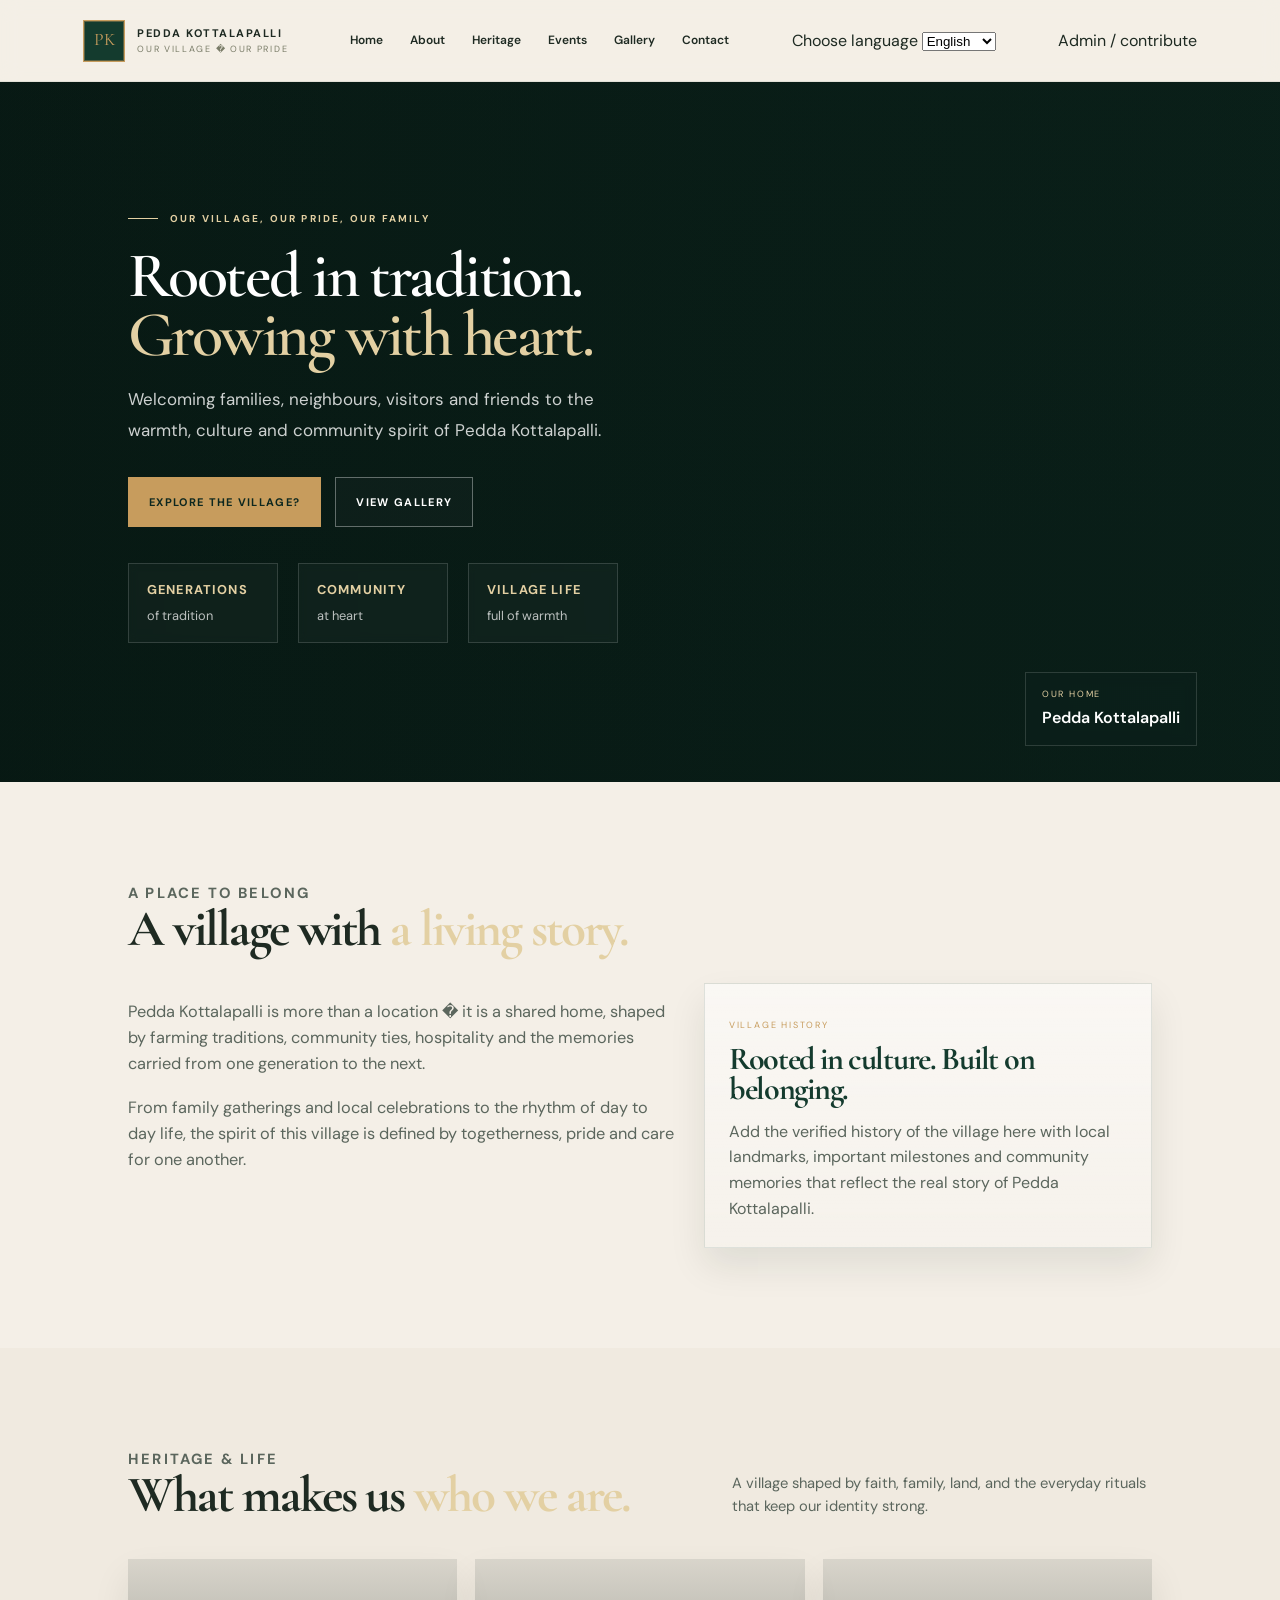
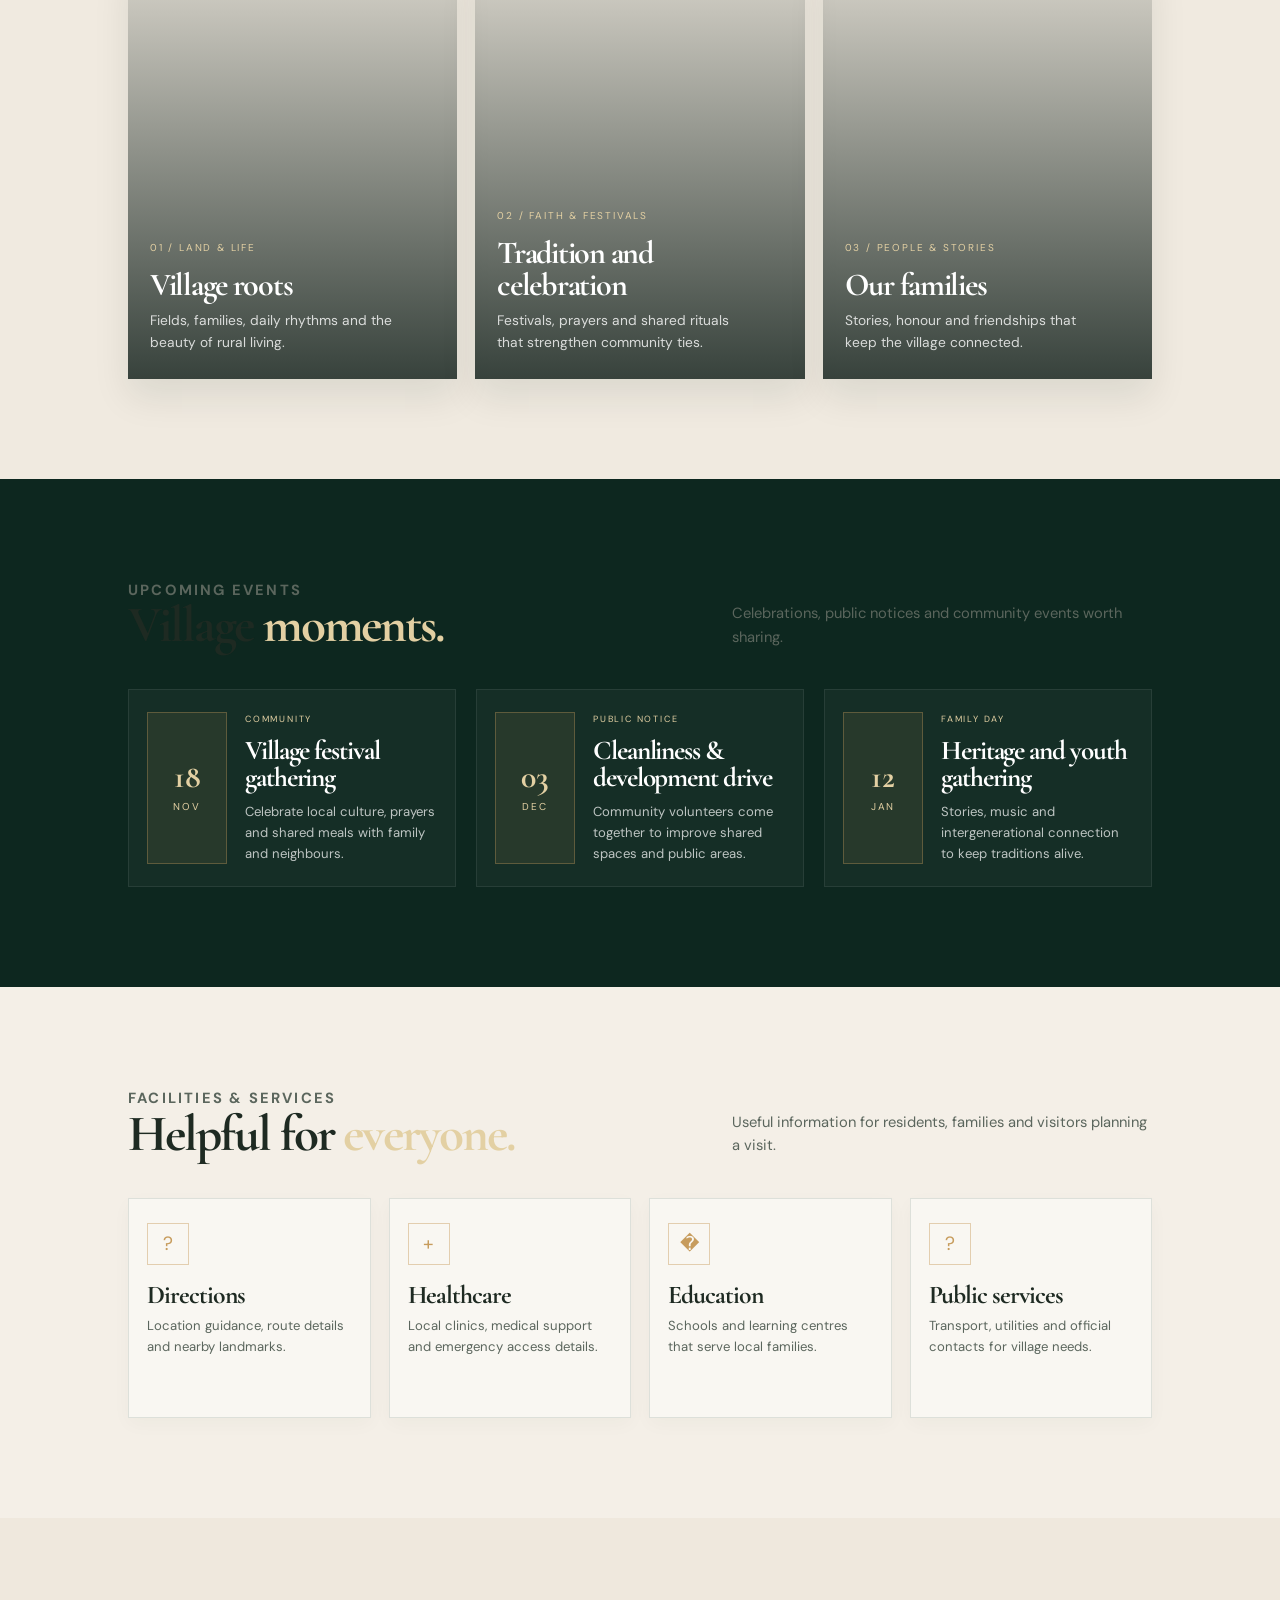
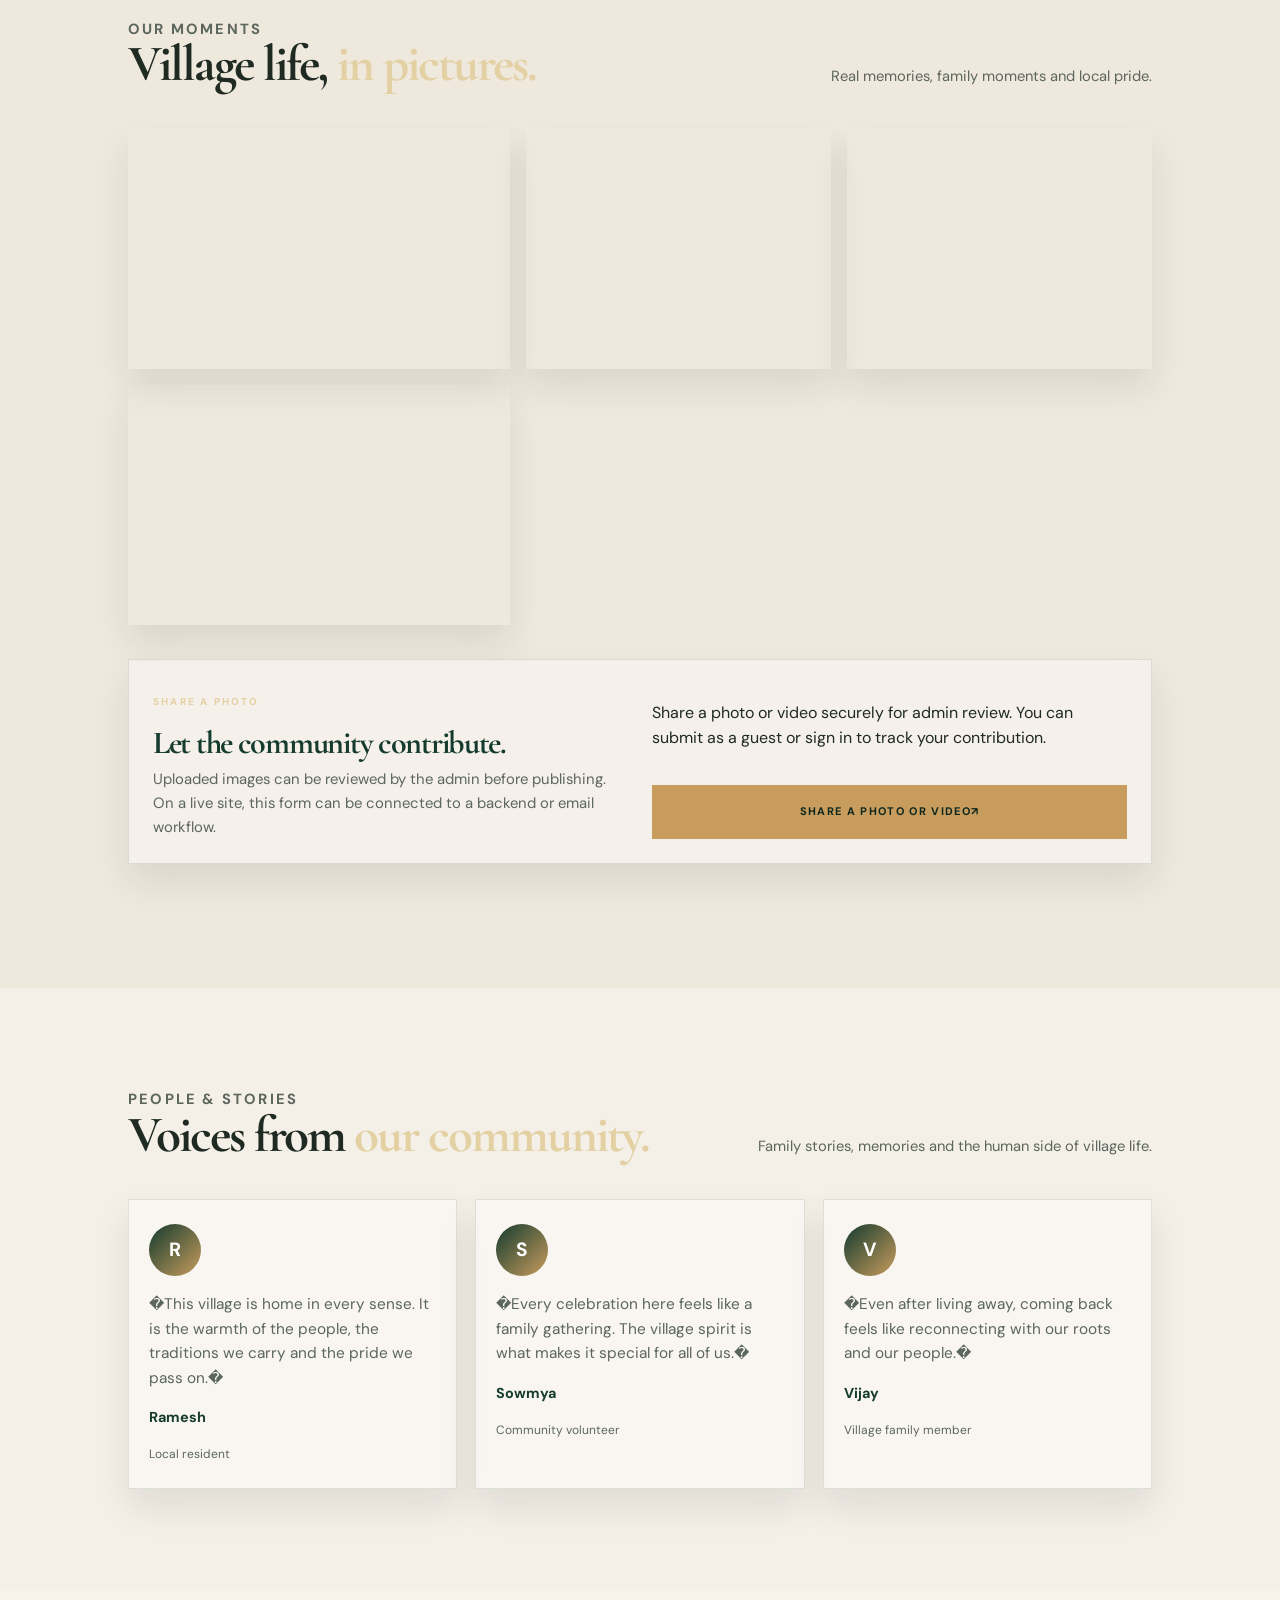
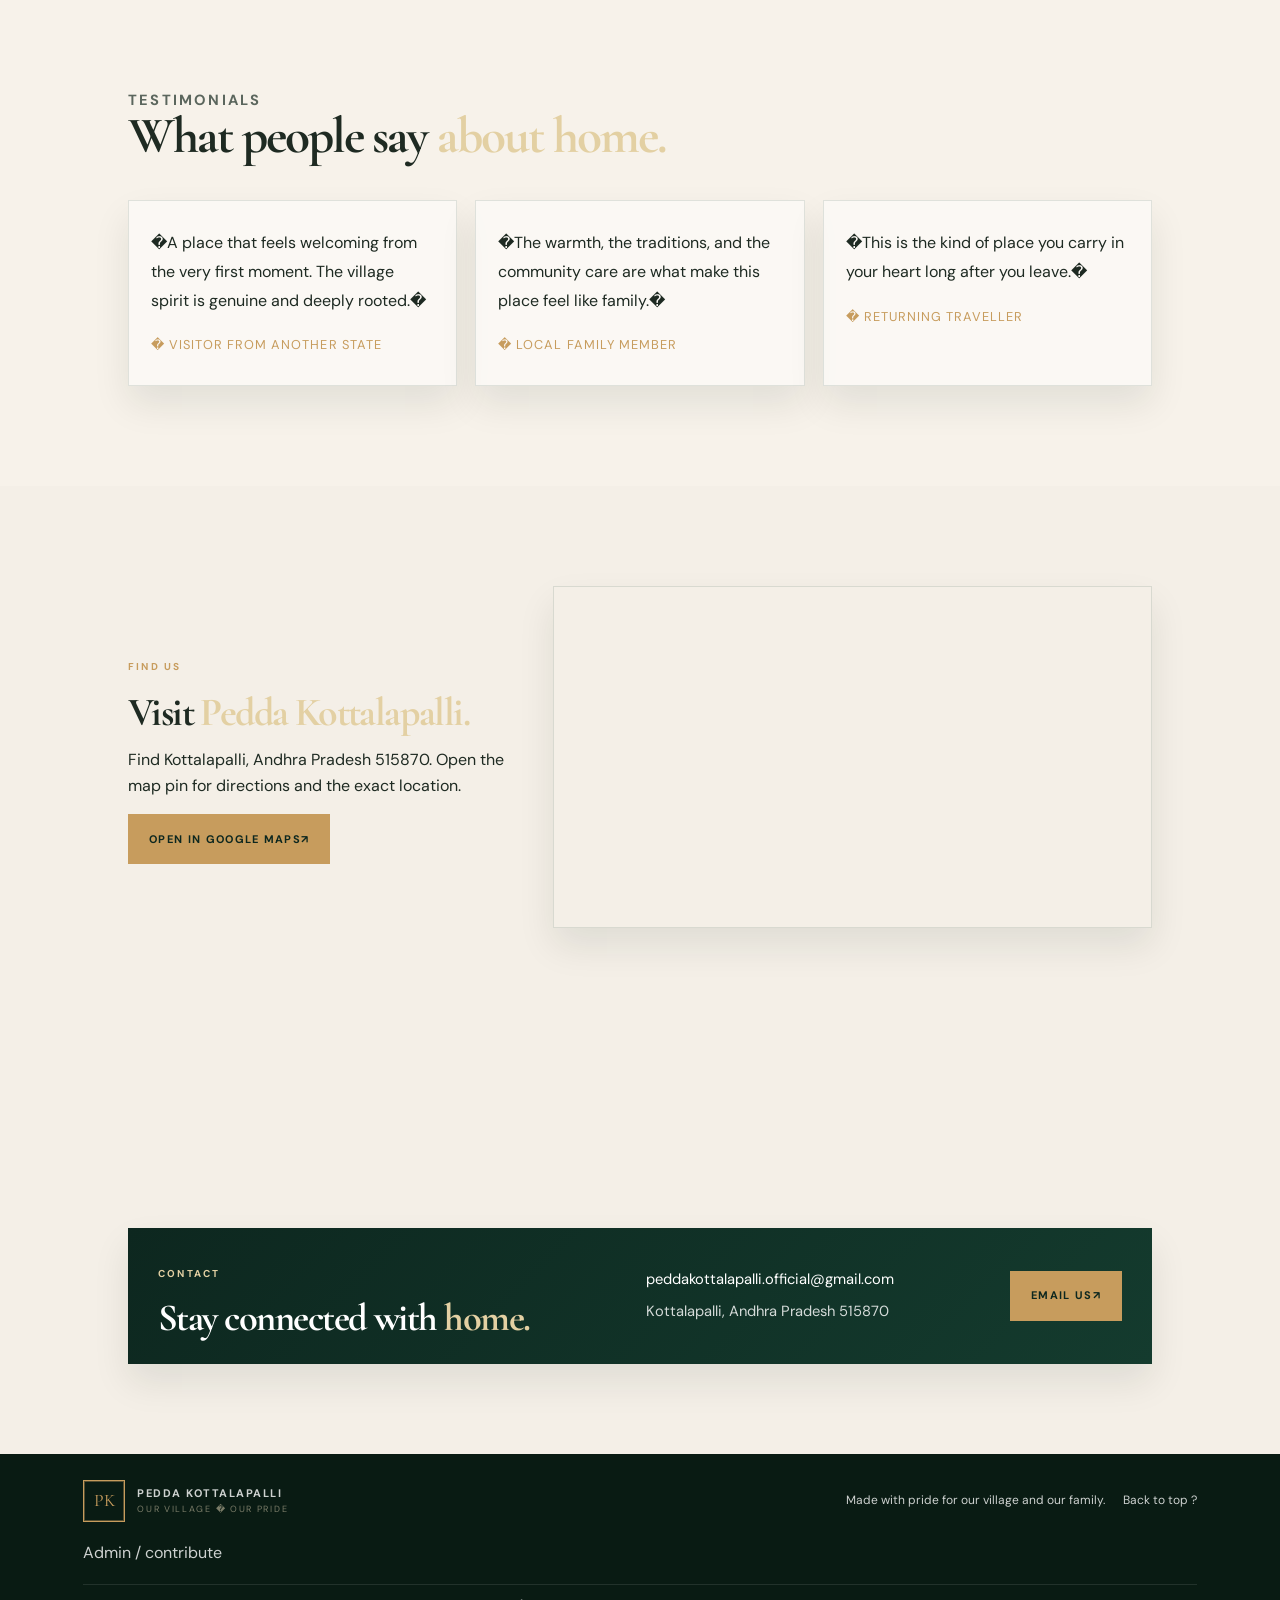
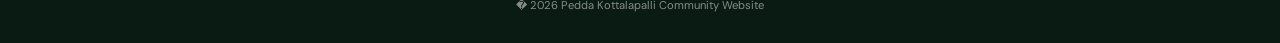
<file: index.html>
<!doctype html>
<html lang="en">
  <head>
    <meta charset="UTF-8" />
    <meta name="viewport" content="width=device-width, initial-scale=1.0" />
    <meta
      name="description"
      content="Pedda Kottalapalli � a warm, premium village community landing page celebrating heritage, people, events, and local life."
    />
    <meta name="theme-color" content="#143b2e" />
    <title>Pedda Kottalapalli | Our Village, Our Pride, Our Family</title>
    <link rel="preconnect" href="https://fonts.googleapis.com" />
    <link rel="preconnect" href="https://fonts.gstatic.com" crossorigin />
    <link
      href="https://fonts.googleapis.com/css2?family=DM+Sans:wght@400;500;600;700&family=Cormorant+Garamond:wght@500;600;700&display=swap"
      rel="stylesheet"
    />
    <link rel="stylesheet" href="style.css" />
  </head>
  <body>
    <a class="skip-link" href="#main-content">Skip to main content</a>

    <header class="site-header">
      <a class="brand" href="#home" aria-label="Pedda Kottalapalli home">
        <span class="brand-mark">PK</span>
        <span class="brand-copy">
          <strong>PEDDA KOTTALAPALLI</strong>
          <small>OUR VILLAGE � OUR PRIDE</small>
        </span>
      </a>

      <button
        class="menu-toggle"
        type="button"
        aria-label="Open navigation"
        aria-expanded="false"
        aria-controls="primary-nav"
      >
        ?
      </button>

      <nav class="nav-links" id="primary-nav" aria-label="Main navigation">
        <a href="#home">Home</a>
        <a href="#about">About</a>
        <a href="#heritage">Heritage</a>
        <a href="#events">Events</a>
        <a href="#gallery">Gallery</a>
        <a href="#contact">Contact</a>
      </nav>

      <label class="language-picker">
        <span class="visually-hidden">Choose language</span>
        <select id="language-select" aria-label="Choose language">
          <option value="en">English</option>
          <option value="te">తెలుగు</option>
          <option value="kn">ಕನ್ನಡ</option>
          <option value="hi">हिन्दी</option>
        </select>
      </label>
      <a class="dashboard-entry" href="admin.html">Admin / contribute</a>
    </header>

    <main id="main-content">
      <section class="hero" id="home">
        <div class="hero-image" role="img" aria-label="Village landscape"></div>
        <div class="hero-overlay"></div>

        <div class="hero-content reveal">
          <p class="eyebrow"><span></span>OUR VILLAGE, OUR PRIDE, OUR FAMILY</p>
          <h1>
            Rooted in tradition.<br />
            <em>Growing with heart.</em>
          </h1>
          <p class="hero-description">
            Welcoming families, neighbours, visitors and friends to the warmth,
            culture and community spirit of Pedda Kottalapalli.
          </p>

          <div class="hero-actions">
            <a class="button button-gold" href="#about"
              >Explore the village <span>?</span></a
            >
            <a class="button button-outline" href="#gallery">View gallery</a>
          </div>

          <div class="hero-metrics" aria-label="Village highlights">
            <div>
              <strong>Generations</strong>
              <span>of tradition</span>
            </div>
            <div>
              <strong>Community</strong>
              <span>at heart</span>
            </div>
            <div>
              <strong>Village life</strong>
              <span>full of warmth</span>
            </div>
          </div>
        </div>

        <div class="hero-badge reveal">
          <span class="badge-label">Our home</span>
          <span class="badge-value">Pedda Kottalapalli</span>
        </div>
      </section>

      <section class="section-wrap intro" id="about">
        <div class="section-heading compact">
          <div>
            <p class="section-label">A PLACE TO BELONG</p>
            <h2>A village with <em>a living story.</em></h2>
          </div>
        </div>

        <div class="intro-grid">
          <div class="intro-copy reveal">
            <p>
              Pedda Kottalapalli is more than a location � it is a shared home,
              shaped by farming traditions, community ties, hospitality and the
              memories carried from one generation to the next.
            </p>
            <p>
              From family gatherings and local celebrations to the rhythm of day
              to day life, the spirit of this village is defined by
              togetherness, pride and care for one another.
            </p>
          </div>

          <div class="story-box reveal">
            <span class="story-tag">Village history</span>
            <h3>Rooted in culture. Built on belonging.</h3>
            <p>
              Add the verified history of the village here with local landmarks,
              important milestones and community memories that reflect the real
              story of Pedda Kottalapalli.
            </p>
          </div>
        </div>
      </section>

      <section class="section-wrap heritage" id="heritage">
        <div class="section-heading">
          <div>
            <p class="section-label">HERITAGE & LIFE</p>
            <h2>What makes us <em>who we are.</em></h2>
          </div>
          <p>
            A village shaped by faith, family, land, and the everyday rituals
            that keep our identity strong.
          </p>
        </div>

        <div class="feature-grid">
          <article class="feature-card reveal">
            <div
              class="feature-photo photo-fields"
              role="img"
              aria-label="Agricultural fields"
            ></div>
            <div class="feature-content">
              <span>01 / LAND & LIFE</span>
              <h3>Village roots</h3>
              <p>
                Fields, families, daily rhythms and the beauty of rural living.
              </p>
            </div>
          </article>

          <article class="feature-card reveal">
            <div
              class="feature-photo photo-temple"
              role="img"
              aria-label="Temple and culture"
            ></div>
            <div class="feature-content">
              <span>02 / FAITH & FESTIVALS</span>
              <h3>Tradition and celebration</h3>
              <p>
                Festivals, prayers and shared rituals that strengthen community
                ties.
              </p>
            </div>
          </article>

          <article class="feature-card reveal">
            <div
              class="feature-photo photo-community"
              role="img"
              aria-label="Community gathering"
            ></div>
            <div class="feature-content">
              <span>03 / PEOPLE & STORIES</span>
              <h3>Our families</h3>
              <p>
                Stories, honour and friendships that keep the village connected.
              </p>
            </div>
          </article>
        </div>
      </section>

      <section class="section-wrap updates" id="events">
        <div class="section-heading">
          <div>
            <p class="section-label">UPCOMING EVENTS</p>
            <h2>Village <em>moments.</em></h2>
          </div>
          <p>
            Celebrations, public notices and community events worth sharing.
          </p>
        </div>

        <div class="event-grid">
          <article class="event-card reveal">
            <div class="event-date">
              <strong>18</strong>
              <span>Nov</span>
            </div>
            <div class="event-copy">
              <span class="event-tag">Community</span>
              <h3>Village festival gathering</h3>
              <p>
                Celebrate local culture, prayers and shared meals with family
                and neighbours.
              </p>
            </div>
          </article>

          <article class="event-card reveal">
            <div class="event-date">
              <strong>03</strong>
              <span>Dec</span>
            </div>
            <div class="event-copy">
              <span class="event-tag">Public notice</span>
              <h3>Cleanliness & development drive</h3>
              <p>
                Community volunteers come together to improve shared spaces and
                public areas.
              </p>
            </div>
          </article>

          <article class="event-card reveal">
            <div class="event-date">
              <strong>12</strong>
              <span>Jan</span>
            </div>
            <div class="event-copy">
              <span class="event-tag">Family day</span>
              <h3>Heritage and youth gathering</h3>
              <p>
                Stories, music and intergenerational connection to keep
                traditions alive.
              </p>
            </div>
          </article>
        </div>
      </section>

      <section class="section-wrap facilities" id="facilities">
        <div class="section-heading">
          <div>
            <p class="section-label">FACILITIES & SERVICES</p>
            <h2>Helpful for <em>everyone.</em></h2>
          </div>
          <p>
            Useful information for residents, families and visitors planning a
            visit.
          </p>
        </div>

        <div class="info-grid">
          <article class="info-card reveal">
            <span class="info-icon">?</span>
            <h3>Directions</h3>
            <p>Location guidance, route details and nearby landmarks.</p>
          </article>
          <article class="info-card reveal">
            <span class="info-icon">+</span>
            <h3>Healthcare</h3>
            <p>Local clinics, medical support and emergency access details.</p>
          </article>
          <article class="info-card reveal">
            <span class="info-icon">�</span>
            <h3>Education</h3>
            <p>Schools and learning centres that serve local families.</p>
          </article>
          <article class="info-card reveal">
            <span class="info-icon">?</span>
            <h3>Public services</h3>
            <p>Transport, utilities and official contacts for village needs.</p>
          </article>
        </div>
      </section>

      <section class="section-wrap gallery-wrap" id="gallery">
        <div class="section-heading">
          <div>
            <p class="section-label">OUR MOMENTS</p>
            <h2>Village life, <em>in pictures.</em></h2>
          </div>
          <p>Real memories, family moments and local pride.</p>
        </div>

        <div class="gallery-grid reveal">
          <div
            class="gallery-image gallery-one"
            role="img"
            aria-label="Village fields"
          ></div>
          <div
            class="gallery-image gallery-two"
            role="img"
            aria-label="Temple setting"
          ></div>
          <div
            class="gallery-image gallery-three"
            role="img"
            aria-label="Road and village scene"
          ></div>
          <div
            class="gallery-image gallery-four"
            role="img"
            aria-label="Community gathering"
          ></div>
        </div>

        <div class="upload-box reveal">
          <div class="upload-copy">
            <p class="section-label light">SHARE A PHOTO</p>
            <h3>Let the community contribute.</h3>
            <p>
              Uploaded images can be reviewed by the admin before publishing. On
              a live site, this form can be connected to a backend or email
              workflow.
            </p>
          </div>

          <div class="photo-form">
            <p>
              Share a photo or video securely for admin review. You can submit
              as a guest or sign in to track your contribution.
            </p>
            <a class="button button-gold" href="admin.html#contribution-manager"
              >Share a photo or video <span>↗</span></a
            >
          </div>
        </div>

        <div
          class="gallery-uploaded"
          id="uploaded-gallery"
          aria-live="polite"
        ></div>
      </section>

      <section class="section-wrap stories" id="stories">
        <div class="section-heading">
          <div>
            <p class="section-label">PEOPLE & STORIES</p>
            <h2>Voices from <em>our community.</em></h2>
          </div>
          <p>Family stories, memories and the human side of village life.</p>
        </div>

        <div class="story-grid">
          <article class="story-card reveal">
            <div class="story-avatar">R</div>
            <p>
              �This village is home in every sense. It is the warmth of the
              people, the traditions we carry and the pride we pass on.�
            </p>
            <strong>Ramesh</strong>
            <span>Local resident</span>
          </article>

          <article class="story-card reveal">
            <div class="story-avatar">S</div>
            <p>
              �Every celebration here feels like a family gathering. The village
              spirit is what makes it special for all of us.�
            </p>
            <strong>Sowmya</strong>
            <span>Community volunteer</span>
          </article>

          <article class="story-card reveal">
            <div class="story-avatar">V</div>
            <p>
              �Even after living away, coming back feels like reconnecting with
              our roots and our people.�
            </p>
            <strong>Vijay</strong>
            <span>Village family member</span>
          </article>
        </div>
      </section>

      <section class="section-wrap testimonials">
        <div class="section-heading">
          <div>
            <p class="section-label">TESTIMONIALS</p>
            <h2>What people say <em>about home.</em></h2>
          </div>
        </div>

        <div class="testimonial-grid">
          <blockquote class="testimonial reveal">
            �A place that feels welcoming from the very first moment. The
            village spirit is genuine and deeply rooted.�
            <footer>� Visitor from another state</footer>
          </blockquote>

          <blockquote class="testimonial reveal">
            �The warmth, the traditions, and the community care are what make
            this place feel like family.�
            <footer>� Local family member</footer>
          </blockquote>

          <blockquote class="testimonial reveal">
            �This is the kind of place you carry in your heart long after you
            leave.�
            <footer>� Returning traveller</footer>
          </blockquote>
        </div>
      </section>

      <section class="map-section section-wrap" id="map">
        <div class="map-copy reveal">
          <p class="section-label">FIND US</p>
          <h2>Visit <em>Pedda Kottalapalli.</em></h2>
          <p>
            Find Kottalapalli, Andhra Pradesh 515870. Open the map pin for
            directions and the exact location.
          </p>
          <a
            class="button button-gold map-link"
            href="https://maps.app.goo.gl/sGxX38KEQyVq2GCV8"
            target="_blank"
            rel="noopener noreferrer"
            >Open in Google Maps <span>↗</span></a
          >
        </div>

        <div class="map-frame reveal">
          <iframe
            title="Map showing Kottalapalli, Andhra Pradesh"
            src="https://www.google.com/maps?q=15.0150323,77.2191364&z=14&output=embed"
            loading="lazy"
            referrerpolicy="no-referrer-when-downgrade"
          ></iframe>
        </div>
      </section>

      <section
        class="community-content section-wrap"
        id="community-content"
        aria-label="Community contributed sections"
      ></section>

      <section class="contact-band" id="contact">
        <div class="contact-inner reveal">
          <div>
            <p class="section-label light">CONTACT</p>
            <h2>Stay connected with <em>home.</em></h2>
          </div>

          <div class="contact-details">
            <a href="mailto:peddakottalapalli.official@gmail.com"
              >peddakottalapalli.official@gmail.com</a
            >
            <span>Kottalapalli, Andhra Pradesh 515870</span>
          </div>

          <a
            class="button button-gold"
            href="mailto:peddakottalapalli.official@gmail.com"
            >Email us <span>↗</span></a
          >
        </div>
      </section>
    </main>

    <footer class="site-footer">
      <a
        class="brand footer-brand"
        href="#home"
        aria-label="Pedda Kottalapalli home"
      >
        <span class="brand-mark">PK</span>
        <span class="brand-copy">
          <strong>PEDDA KOTTALAPALLI</strong>
          <small>OUR VILLAGE � OUR PRIDE</small>
        </span>
      </a>

      <p>Made with pride for our village and our family.</p>

      <a class="back-top" href="#home">Back to top ?</a>
      <a class="dashboard-entry footer-dashboard" href="admin.html"
        >Admin / contribute</a
      >

      <small class="copyright"
        >� <span id="year"></span> Pedda Kottalapalli Community Website</small
      >
    </footer>

    <script src="script.js"></script>
    <script type="module" src="site-cms.js"></script>
  </body>
</html>
</file>
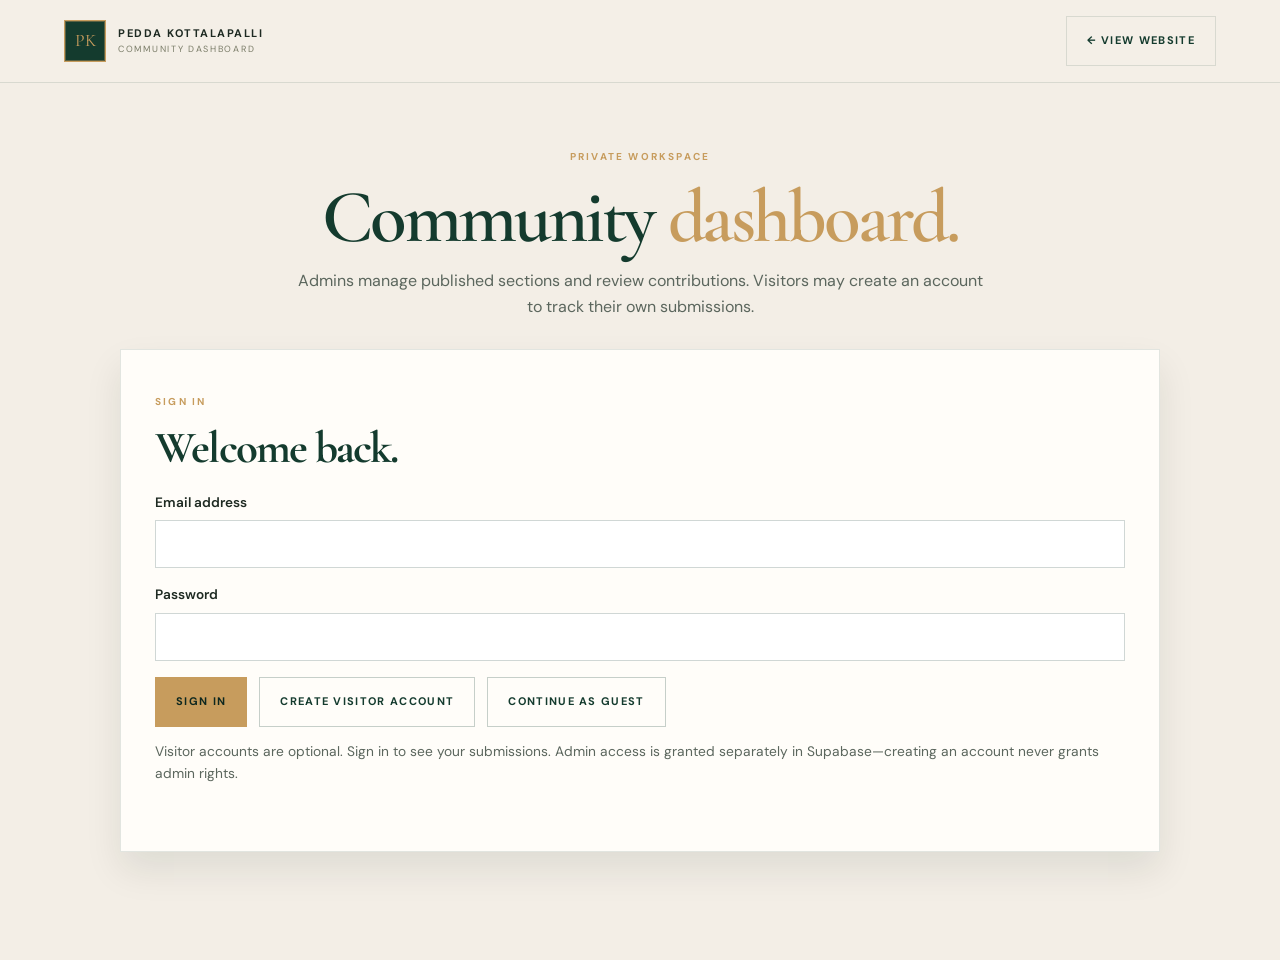
<file: admin.html>
<!doctype html>
<html lang="en">
  <head>
    <meta charset="UTF-8" />
    <meta name="viewport" content="width=device-width, initial-scale=1.0" />
    <meta name="theme-color" content="#143b2e" />
    <title>Community dashboard | Pedda Kottalapalli</title>
    <link rel="preconnect" href="https://fonts.googleapis.com" />
    <link rel="preconnect" href="https://fonts.gstatic.com" crossorigin />
    <link
      href="https://fonts.googleapis.com/css2?family=DM+Sans:wght@400;500;600;700&family=Cormorant+Garamond:wght@500;600;700&display=swap"
      rel="stylesheet"
    />
    <link rel="stylesheet" href="style.css" />
    <link rel="stylesheet" href="admin.css" />
  </head>
  <body class="dashboard-page">
    <header class="dashboard-header">
      <a class="brand" href="index.html">
        <span class="brand-mark">PK</span>
        <span class="brand-copy"
          ><strong>PEDDA KOTTALAPALLI</strong
          ><small>COMMUNITY DASHBOARD</small></span
        >
      </a>
      <a class="button button-outline dashboard-back" href="index.html"
        >← View website</a
      >
    </header>

    <main class="dashboard-main">
      <section class="dashboard-intro">
        <p class="section-label">PRIVATE WORKSPACE</p>
        <h1>Community <em>dashboard.</em></h1>
        <p>
          Admins manage published sections and review contributions. Visitors
          may create an account to track their own submissions.
        </p>
      </section>

      <section class="dashboard-card" id="auth-card">
        <div class="dashboard-card-heading">
          <div>
            <p class="section-label">SIGN IN</p>
            <h2>Welcome back.</h2>
          </div>
        </div>
        <p id="setup-notice" class="notice" hidden>
          Connect your Supabase project first. Follow the setup steps in
          README.txt.
        </p>
        <form id="auth-form" class="dashboard-form">
          <label
            >Email address<input
              id="auth-email"
              type="email"
              autocomplete="email"
              required
          /></label>
          <label
            >Password<input
              id="auth-password"
              type="password"
              autocomplete="current-password"
              minlength="8"
              required
          /></label>
          <div class="form-actions">
            <button
              class="button button-gold"
              type="submit"
              name="auth-action"
              value="signin"
            >
              Sign in
            </button>
            <button
              class="button button-outline dark-outline"
              type="button"
              id="signup-button"
            >
              Create visitor account
            </button>
            <button
              class="button button-outline dark-outline"
              type="button"
              id="guest-button"
            >
              Continue as guest
            </button>
          </div>
        </form>
        <p class="form-hint">
          Visitor accounts are optional. Sign in to see your submissions. Admin
          access is granted separately in Supabase—creating an account never
          grants admin rights.
        </p>
        <p
          id="auth-message"
          class="status-message"
          role="status"
          aria-live="polite"
        ></p>
      </section>

      <section id="workspace" hidden>
        <div class="workspace-top dashboard-card">
          <div>
            <p class="section-label">SIGNED IN</p>
            <h2 id="user-label"></h2>
            <p id="role-label" class="form-hint"></p>
          </div>
          <button
            class="button button-outline dark-outline"
            id="signout-button"
            type="button"
          >
            Sign out
          </button>
        </div>

        <section class="dashboard-card" id="section-manager" hidden>
          <div class="dashboard-card-heading">
            <div>
              <p class="section-label">ADMIN · PAGE BUILDER</p>
              <h2>Manage site sections.</h2>
            </div>
            <button
              class="add-section-button"
              id="add-section-button"
              type="button"
              aria-label="Add section"
            >
              ＋
            </button>
          </div>
          <p class="form-hint">
            Choose a layout, fill in the fields, and publish. The section
            appears on the home page. Use an image URL or upload a photo/video
            file.
          </p>
          <div id="section-list" class="section-list"></div>
          <form id="section-form" class="dashboard-form section-editor" hidden>
            <input id="section-id" type="hidden" />
            <label
              >Where should this appear?
              <select id="section-target">
                <option value="">Add a new section</option>
                <option value="home">Replace the home / hero section</option>
                <option value="about">Replace the About section</option>
                <option value="heritage">Replace the Heritage section</option>
                <option value="events">Replace the Events section</option>
                <option value="facilities">
                  Replace the Facilities section
                </option>
                <option value="gallery">Replace the Gallery section</option>
                <option value="stories">Replace the Stories section</option>
                <option value="testimonials">
                  Replace the Testimonials section
                </option>
                <option value="map">Replace the Map section</option>
                <option value="contact">Replace the Contact section</option>
              </select>
            </label>
            <label
              >Section type
              <select id="section-type" required>
                <option value="story">Story / about</option>
                <option value="event">Event / announcement</option>
                <option value="image">Photo feature</option>
                <option value="video">Video feature</option>
                <option value="notice">Notice / information</option>
              </select>
            </label>
            <label
              >Heading<input
                id="section-title"
                maxlength="100"
                required
                placeholder="e.g. Annual village festival"
            /></label>
            <label
              >Short label<input
                id="section-kicker"
                maxlength="60"
                placeholder="Optional small heading"
            /></label>
            <label
              >Text<textarea
                id="section-body"
                rows="4"
                maxlength="2000"
                placeholder="Write the section content"
              ></textarea>
            </label>
            <label
              >Button label (optional)<input
                id="section-button"
                maxlength="40"
                placeholder="e.g. Learn more"
            /></label>
            <label
              >Button link (optional)<input
                id="section-link"
                type="url"
                placeholder="https://... or #gallery"
            /></label>
            <label
              >Media file (optional)<input
                id="section-file"
                type="file"
                accept="image/*,video/mp4,video/webm,video/ogg"
            /></label>
            <label
              >Or media URL (optional)<input
                id="section-media-url"
                type="url"
                placeholder="https://..."
            /></label>
            <label class="check-row"
              ><input id="section-published" type="checkbox" checked /> Publish
              on the public website</label
            >
            <div class="form-actions">
              <button class="button button-gold" type="submit">
                Save section
              </button>
              <button
                class="button button-outline dark-outline"
                id="cancel-section-button"
                type="button"
              >
                Cancel
              </button>
            </div>
            <p
              id="section-message"
              class="status-message"
              role="status"
              aria-live="polite"
            ></p>
          </form>
        </section>

        <section class="dashboard-card" id="contribution-manager">
          <div class="dashboard-card-heading">
            <div>
              <p class="section-label" id="contribution-label">COMMUNITY</p>
              <h2 id="contribution-heading">Share a photo or video.</h2>
            </div>
          </div>
          <p class="form-hint" id="contribution-help">
            Submissions are private until an admin reviews them. Sign in with an
            account to check your submission status later; account creation is
            optional.
          </p>
          <form id="contribution-form" class="dashboard-form">
            <label
              >Caption<input
                id="contribution-caption"
                maxlength="150"
                required
                placeholder="Describe this contribution"
            /></label>
            <label
              >Photo or video<input
                id="contribution-file"
                type="file"
                accept="image/jpeg,image/png,image/webp,image/gif,video/mp4,video/webm,video/ogg"
                required
            /></label>
            <button class="button button-gold" type="submit">
              Submit for review
            </button>
            <p
              id="contribution-message"
              class="status-message"
              role="status"
              aria-live="polite"
            ></p>
          </form>
          <div id="contribution-list" class="contribution-list"></div>
        </section>
      </section>
    </main>

    <script type="module" src="admin.js"></script>
  </body>
</html>
</file>
<file: style.css>
@import url("https://fonts.googleapis.com/css2?family=DM+Sans:wght@400;500;600;700&family=Cormorant+Garamond:wght@500;600;700&display=swap");

:root {
  --green: #143b2e;
  --green-deep: #0d271f;
  --green-soft: #335f52;
  --gold: #c79c5d;
  --gold-soft: #e3d0a3;
  --ivory: #f4efe7;
  --paper: #efe8dd;
  --ink: #1e2a22;
  --muted: #5b665d;
  --line: rgba(20, 59, 46, 0.12);
  --serif: "Cormorant Garamond", Georgia, serif;
  --sans: "DM Sans", Arial, sans-serif;
  --shadow-soft: 0 18px 40px rgba(13, 39, 31, 0.14);
  --shadow-card: 0 18px 35px rgba(15, 32, 26, 0.09);
}

* {
  box-sizing: border-box;
}

html {
  scroll-behavior: smooth;
  scroll-padding-top: 88px;
}

body {
  margin: 0;
  font-family: var(--sans);
  color: var(--ink);
  background: var(--ivory);
  line-height: 1.6;
  -webkit-font-smoothing: antialiased;
  text-rendering: optimizeLegibility;
}

a {
  color: inherit;
  text-decoration: none;
}

img {
  display: block;
  max-width: 100%;
}

button,
input {
  font: inherit;
}

.skip-link {
  position: absolute;
  left: -9999px;
  top: 0;
  z-index: 50;
  padding: 12px 18px;
  background: var(--green-deep);
  color: #fff;
}

.skip-link:focus {
  left: 16px;
  top: 16px;
}

:focus-visible {
  outline: 2px solid var(--gold);
  outline-offset: 3px;
}

.site-header {
  position: sticky;
  top: 0;
  z-index: 30;
  display: flex;
  align-items: center;
  justify-content: space-between;
  height: 82px;
  padding: 0 6.5%;
  background: rgba(244, 239, 231, 0.92);
  backdrop-filter: blur(10px);
  border-bottom: 1px solid rgba(20, 59, 46, 0.08);
}

.brand {
  display: flex;
  align-items: center;
  gap: 12px;
}

.brand-mark {
  display: grid;
  place-items: center;
  width: 42px;
  height: 42px;
  background: var(--green);
  border: 1px solid var(--gold);
  color: var(--gold);
  font-family: var(--serif);
  font-size: 1.1rem;
  box-shadow: inset 0 0 0 1px rgba(199, 156, 93, 0.4);
}

.brand-copy {
  display: flex;
  flex-direction: column;
  line-height: 1.2;
}

.brand-copy strong {
  font-size: 11px;
  letter-spacing: 1.5px;
}

.brand-copy small {
  margin-top: 4px;
  font-size: 9px;
  letter-spacing: 1.7px;
  color: #7a7c68;
}

.nav-links {
  display: flex;
  align-items: center;
  gap: 27px;
  font-size: 12px;
  font-weight: 600;
}

.nav-links a {
  position: relative;
  transition: color 0.2s ease;
}

.nav-links a::after {
  content: "";
  position: absolute;
  left: 0;
  bottom: -7px;
  width: 100%;
  height: 1px;
  background: var(--gold);
  transform: scaleX(0);
  transform-origin: left;
  transition: transform 0.25s ease;
}

.nav-links a:hover {
  color: var(--gold);
}

.nav-links a:hover::after,
.nav-links a:focus-visible::after {
  transform: scaleX(1);
}

.menu-toggle {
  display: none;
  border: 0;
  background: transparent;
  color: var(--green);
  font-size: 25px;
  cursor: pointer;
}

.hero {
  position: relative;
  display: flex;
  align-items: center;
  min-height: 700px;
  overflow: hidden;
  background: var(--green-deep);
  color: #fff;
}

.hero-image,
.hero-overlay {
  position: absolute;
  inset: 0;
}

.hero-image {
  background:
    linear-gradient(
      90deg,
      rgba(7, 23, 18, 0.82) 0%,
      rgba(7, 23, 18, 0.72) 20%,
      rgba(7, 23, 18, 0.4) 100%
    ),
    url("https://images.unsplash.com/photo-1500382017468-9049fed747ef?auto=format&fit=crop&w=1800&q=80")
      center/cover no-repeat;
  transform: scale(1.02);
}

.hero-overlay {
  background: linear-gradient(
    180deg,
    rgba(5, 20, 16, 0.1),
    rgba(5, 20, 16, 0.2)
  );
}

.hero-content {
  position: relative;
  z-index: 1;
  max-width: 760px;
  padding: 110px 0 130px 10%;
}

.eyebrow,
.section-label {
  font-size: 10px;
  font-weight: 700;
  letter-spacing: 2.2px;
  text-transform: uppercase;
}

.eyebrow {
  display: flex;
  align-items: center;
  gap: 12px;
  color: var(--gold-soft);
}

.eyebrow span {
  width: 30px;
  height: 1px;
  background: var(--gold-soft);
}

h1,
h2,
h3,
blockquote {
  margin: 0;
}

h1,
h2,
h3 {
  font-family: var(--serif);
  letter-spacing: -0.04em;
  line-height: 0.92;
}

h1 {
  margin-top: 20px;
  font-size: clamp(3rem, 5vw, 6rem);
  font-weight: 600;
}

h1 em,
h2 em {
  color: var(--gold-soft);
  font-style: normal;
}

.hero-description {
  max-width: 520px;
  margin-top: 20px;
  font-size: 1.06rem;
  color: rgba(255, 255, 255, 0.8);
  line-height: 1.8;
}

.hero-actions {
  display: flex;
  flex-wrap: wrap;
  gap: 14px;
  margin-top: 32px;
}

.button {
  display: inline-flex;
  align-items: center;
  justify-content: center;
  min-height: 50px;
  padding: 0 20px;
  border: 1px solid transparent;
  font-size: 11px;
  font-weight: 700;
  letter-spacing: 0.12em;
  text-transform: uppercase;
  transition:
    transform 0.2s ease,
    box-shadow 0.2s ease;
}

.button:hover {
  transform: translateY(-2px);
  box-shadow: var(--shadow-soft);
}

.button-gold {
  background: var(--gold);
  color: var(--green-deep);
}

.button-outline {
  border-color: rgba(255, 255, 255, 0.35);
  color: #fff;
  background: rgba(255, 255, 255, 0.02);
}

.hero-metrics {
  display: flex;
  flex-wrap: wrap;
  gap: 20px;
  margin-top: 36px;
}

.hero-metrics div {
  min-width: 150px;
  padding: 16px 18px;
  border: 1px solid rgba(255, 255, 255, 0.15);
  background: rgba(255, 255, 255, 0.03);
  backdrop-filter: blur(4px);
}

.hero-metrics strong,
.hero-metrics span {
  display: block;
}

.hero-metrics strong {
  font-size: 0.8rem;
  letter-spacing: 0.09em;
  text-transform: uppercase;
  color: var(--gold-soft);
}

.hero-metrics span {
  margin-top: 5px;
  font-size: 0.8rem;
  color: rgba(255, 255, 255, 0.72);
}

.hero-badge {
  position: absolute;
  right: 6.5%;
  bottom: 36px;
  z-index: 1;
  display: flex;
  flex-direction: column;
  gap: 4px;
  padding: 14px 16px;
  background: rgba(15, 35, 29, 0.45);
  border: 1px solid rgba(255, 255, 255, 0.14);
  backdrop-filter: blur(6px);
}

.badge-label {
  font-size: 9px;
  letter-spacing: 1.8px;
  color: var(--gold-soft);
  text-transform: uppercase;
}

.badge-value {
  font-size: 1rem;
  font-weight: 600;
}

.section-wrap {
  padding: 100px 10%;
}

.section-heading {
  display: flex;
  align-items: end;
  justify-content: space-between;
  gap: 24px;
  margin-bottom: 40px;
}

.section-heading.compact {
  margin-bottom: 30px;
}

.section-heading h2 {
  font-size: clamp(2.4rem, 4vw, 4rem);
  color: var(--ink);
}

.section-heading p {
  max-width: 420px;
  margin: 0;
  color: var(--muted);
  font-size: 0.92rem;
}

.section-label {
  margin-bottom: 18px;
  color: var(--gold);
}

.section-label.light {
  color: var(--gold-soft);
}

.intro {
  background: var(--ivory);
}

.intro-grid {
  display: grid;
  grid-template-columns: 1.1fr 0.9fr;
  gap: 28px;
}

.intro-copy {
  max-width: 620px;
  color: var(--muted);
  font-size: 1.02rem;
}

.intro-copy p + p {
  margin-top: 18px;
}

.story-box {
  padding: 26px 24px;
  background: linear-gradient(
    180deg,
    rgba(255, 255, 255, 0.55),
    rgba(255, 255, 255, 0.18)
  );
  border: 1px solid var(--line);
  box-shadow: var(--shadow-card);
}

.story-tag {
  display: inline-block;
  margin-bottom: 12px;
  font-size: 9px;
  letter-spacing: 1.8px;
  text-transform: uppercase;
  color: var(--gold);
}

.story-box h3 {
  font-size: clamp(2rem, 2.5vw, 2.8rem);
  color: var(--green);
  line-height: 0.95;
  margin-bottom: 14px;
}

.story-box p {
  margin: 0;
  color: var(--muted);
}

.heritage {
  background: #f0eae0;
}

.feature-grid {
  display: grid;
  grid-template-columns: repeat(3, minmax(0, 1fr));
  gap: 18px;
}

.feature-card {
  position: relative;
  min-height: 420px;
  overflow: hidden;
  box-shadow: var(--shadow-card);
}

.feature-photo {
  position: absolute;
  inset: 0;
  background-size: cover;
  background-position: center;
  transform: scale(1.02);
  transition: transform 0.6s ease;
}

.feature-card:hover .feature-photo {
  transform: scale(1.08);
}

.feature-card::before {
  content: "";
  position: absolute;
  inset: 0;
  background: linear-gradient(
    180deg,
    rgba(9, 24, 19, 0.1),
    rgba(9, 24, 19, 0.8)
  );
}

.feature-content {
  position: absolute;
  inset: auto 0 0;
  z-index: 1;
  padding: 24px 22px 26px;
  color: #fff;
}

.feature-content span {
  color: var(--gold-soft);
  font-size: 10px;
  letter-spacing: 1.8px;
  text-transform: uppercase;
}

.feature-content h3 {
  margin: 10px 0 8px;
  font-size: clamp(2rem, 2vw, 2.5rem);
  line-height: 1;
}

.feature-content p {
  margin: 0;
  max-width: 260px;
  color: rgba(255, 255, 255, 0.8);
  font-size: 0.86rem;
}

.photo-fields {
  background-image: url("https://images.unsplash.com/photo-1500382017468-9049fed747ef?auto=format&fit=crop&w=1200&q=80");
}

.photo-temple {
  background-image: url("https://images.unsplash.com/photo-1606293926075-69a00dbk8f4?auto=format&fit=crop&w=1200&q=80");
}

.photo-community {
  background-image: url("https://images.unsplash.com/photo-1511632765486-a01980e01a18?auto=format&fit=crop&w=1200&q=80");
}

.updates {
  background: var(--green-deep);
  color: #fff;
}

.event-grid {
  display: grid;
  grid-template-columns: repeat(3, minmax(0, 1fr));
  gap: 20px;
}

.event-card {
  display: grid;
  grid-template-columns: 80px 1fr;
  gap: 18px;
  padding: 22px 18px;
  background: rgba(255, 255, 255, 0.03);
  border: 1px solid rgba(255, 255, 255, 0.08);
}

.event-date {
  display: flex;
  flex-direction: column;
  align-items: center;
  justify-content: center;
  min-height: 94px;
  background: rgba(199, 156, 93, 0.1);
  border: 1px solid rgba(199, 156, 93, 0.35);
  color: var(--gold-soft);
}

.event-date strong {
  font-size: 2rem;
  line-height: 1;
  font-family: var(--serif);
}

.event-date span {
  margin-top: 6px;
  font-size: 10px;
  letter-spacing: 1.8px;
  text-transform: uppercase;
}

.event-copy {
  display: flex;
  flex-direction: column;
  justify-content: center;
}

.event-tag {
  color: var(--gold-soft);
  font-size: 9px;
  letter-spacing: 1.8px;
  text-transform: uppercase;
}

.event-copy h3 {
  margin-top: 10px;
  font-size: clamp(1.7rem, 2vw, 2.3rem);
  line-height: 1;
}

.event-copy p {
  margin: 10px 0 0;
  color: rgba(255, 255, 255, 0.72);
  font-size: 0.82rem;
}

.facilities {
  background: var(--ivory);
}

.info-grid {
  display: grid;
  grid-template-columns: repeat(4, minmax(0, 1fr));
  gap: 18px;
}

.info-card {
  min-height: 220px;
  padding: 24px 18px 20px;
  background: rgba(255, 255, 255, 0.45);
  border: 1px solid var(--line);
  box-shadow: 0 6px 18px rgba(20, 59, 46, 0.03);
}

.info-icon {
  display: inline-grid;
  place-items: center;
  width: 42px;
  height: 42px;
  margin-bottom: 18px;
  border: 1px solid rgba(199, 156, 93, 0.45);
  color: var(--gold);
  font-size: 1.2rem;
}

.info-card h3 {
  margin-bottom: 8px;
  font-size: clamp(1.6rem, 2vw, 2rem);
  line-height: 0.95;
}

.info-card p {
  margin: 0;
  color: var(--muted);
  font-size: 0.82rem;
}

.gallery-wrap {
  background: #efe8dd;
}

.gallery-grid {
  display: grid;
  grid-template-columns: 1.25fr 1fr 1fr;
  gap: 16px;
}

.gallery-image {
  min-height: 240px;
  background-size: cover;
  background-position: center;
  box-shadow: var(--shadow-card);
}

.gallery-one {
  background-image: url("https://images.unsplash.com/photo-1500382017468-9049fed747ef?auto=format&fit=crop&w=1000&q=80");
}

.gallery-two {
  background-image: url("https://images.unsplash.com/photo-1606293926075-69a00dbk8f4?auto=format&fit=crop&w=1000&q=80");
}

.gallery-three {
  background-image: url("https://images.unsplash.com/photo-1519681393784-d120267933ba?auto=format&fit=crop&w=1000&q=80");
}

.gallery-four {
  background-image: url("https://images.unsplash.com/photo-1511632765486-a01980e01a18?auto=format&fit=crop&w=1000&q=80");
}

.upload-box {
  display: grid;
  grid-template-columns: 1fr 1fr;
  gap: 24px;
  margin-top: 34px;
  padding: 24px;
  background: rgba(255, 255, 255, 0.35);
  border: 1px solid var(--line);
  box-shadow: var(--shadow-card);
}

.upload-copy h3 {
  margin-bottom: 10px;
  font-size: clamp(2rem, 2.5vw, 2.8rem);
  line-height: 0.95;
  color: var(--green);
}

.upload-copy p:last-child {
  margin: 0;
  color: var(--muted);
  font-size: 0.93rem;
}

.photo-form {
  display: grid;
  gap: 14px;
}

.photo-form label {
  display: grid;
  gap: 8px;
  color: var(--ink);
  font-size: 0.78rem;
  letter-spacing: 0.08em;
  text-transform: uppercase;
}

.file-field {
  padding: 14px 12px;
  border: 1px dashed rgba(20, 59, 46, 0.32);
  background: rgba(255, 255, 255, 0.2);
}

.file-field input,
.photo-form input {
  width: 100%;
  padding: 12px 14px;
  border: 1px solid rgba(20, 59, 46, 0.18);
  background: rgba(255, 255, 255, 0.7);
  color: var(--ink);
}

.photo-form button {
  justify-self: start;
  margin-top: 8px;
}

.gallery-uploaded {
  display: grid;
  grid-template-columns: repeat(auto-fit, minmax(180px, 1fr));
  gap: 16px;
  margin-top: 24px;
}

.uploaded-item {
  overflow: hidden;
  border: 1px solid var(--line);
  background: rgba(255, 255, 255, 0.5);
  box-shadow: var(--shadow-card);
}

.uploaded-item img {
  width: 100%;
  height: 200px;
  object-fit: cover;
}

.uploaded-item figcaption {
  padding: 10px 12px 12px;
  font-size: 0.82rem;
  color: var(--muted);
}

.stories {
  background: var(--ivory);
}

.story-grid {
  display: grid;
  grid-template-columns: repeat(3, minmax(0, 1fr));
  gap: 18px;
}

.story-card {
  display: flex;
  flex-direction: column;
  gap: 16px;
  padding: 24px 20px;
  background: rgba(255, 255, 255, 0.42);
  border: 1px solid var(--line);
  box-shadow: var(--shadow-card);
}

.story-avatar {
  display: grid;
  place-items: center;
  width: 52px;
  height: 52px;
  border-radius: 50%;
  background: linear-gradient(135deg, var(--green), var(--gold));
  color: #fff;
  font-weight: 700;
  font-size: 1.2rem;
}

.story-card p {
  margin: 0;
  color: var(--muted);
  font-size: 0.96rem;
}

.story-card strong {
  font-size: 0.9rem;
  color: var(--green);
}

.story-card span {
  color: var(--muted);
  font-size: 0.75rem;
}

.testimonials {
  background: #f7f2ea;
}

.testimonial-grid {
  display: grid;
  grid-template-columns: repeat(3, minmax(0, 1fr));
  gap: 18px;
}

.testimonial {
  margin: 0;
  padding: 28px 22px;
  background: rgba(255, 255, 255, 0.5);
  border: 1px solid var(--line);
  color: var(--ink);
  font-size: 1rem;
  line-height: 1.8;
  box-shadow: var(--shadow-card);
}

.testimonial footer {
  margin-top: 18px;
  color: var(--gold);
  font-size: 0.8rem;
  letter-spacing: 0.08em;
  text-transform: uppercase;
}

.map-section {
  display: grid;
  grid-template-columns: 0.8fr 1.2fr;
  gap: 26px;
  align-items: center;
  background: var(--ivory);
}

.map-copy h2 {
  font-size: clamp(2.5rem, 3vw, 3.4rem);
  line-height: 0.96;
  margin-bottom: 12px;
}

.map-copy p:last-child {
  margin: 0;
  color: var(--muted);
}

.map-frame {
  overflow: hidden;
  border: 1px solid var(--line);
  box-shadow: var(--shadow-card);
}

.map-frame iframe {
  display: block;
  width: 100%;
  min-height: 340px;
  border: 0;
}

.contact-band {
  padding: 0 10% 90px;
  background: var(--ivory);
}

.contact-inner {
  display: flex;
  align-items: center;
  justify-content: space-between;
  gap: 18px;
  padding: 28px 30px;
  background: linear-gradient(135deg, var(--green-deep), var(--green));
  color: #fff;
  box-shadow: var(--shadow-card);
}

.contact-inner h2 {
  font-size: clamp(2.2rem, 3vw, 3.5rem);
  line-height: 0.95;
}

.contact-details {
  display: grid;
  gap: 8px;
  color: rgba(255, 255, 255, 0.82);
  font-size: 0.92rem;
}

.contact-details a {
  color: #fff;
}

.site-footer {
  display: grid;
  grid-template-columns: 1fr auto auto;
  align-items: center;
  gap: 18px;
  padding: 26px 6.5% 28px;
  background: #091b13;
  color: rgba(255, 255, 255, 0.8);
}

.footer-brand {
  justify-self: start;
}

.footer-brand .brand-mark {
  background: transparent;
}

.site-footer p {
  margin: 0;
  font-size: 0.75rem;
  text-align: center;
}

.back-top {
  justify-self: end;
  font-size: 0.75rem;
}

.copyright {
  grid-column: 1 / -1;
  padding-top: 12px;
  border-top: 1px solid rgba(255, 255, 255, 0.1);
  text-align: center;
  font-size: 0.7rem;
  color: rgba(255, 255, 255, 0.5);
}

.reveal {
  opacity: 0;
  transform: translateY(18px);
  transition:
    opacity 0.6s ease,
    transform 0.6s ease;
}

.reveal.is-visible {
  opacity: 1;
  transform: translateY(0);
}

@media (max-width: 980px) {
  .section-wrap,
  .contact-band {
    padding-left: 7%;
    padding-right: 7%;
  }

  .feature-grid,
  .event-grid,
  .info-grid,
  .story-grid,
  .testimonial-grid {
    grid-template-columns: repeat(2, minmax(0, 1fr));
  }

  .map-section {
    grid-template-columns: 1fr;
  }
}

@media (max-width: 760px) {
  .site-header {
    height: 72px;
    padding: 0 5%;
  }

  .nav-links {
    position: absolute;
    top: 71px;
    left: 0;
    right: 0;
    display: none;
    flex-direction: column;
    gap: 0;
    padding: 16px 5% 20px;
    background: rgba(244, 239, 231, 0.98);
    border-bottom: 1px solid var(--line);
  }

  .nav-links.open {
    display: flex;
  }

  .nav-links a {
    padding: 12px 0;
  }

  .menu-toggle {
    display: block;
  }

  .hero-content {
    padding: 86px 5% 118px;
  }

  .hero-metrics {
    flex-direction: column;
    align-items: flex-start;
  }

  .section-wrap {
    padding-top: 72px;
    padding-bottom: 72px;
  }

  .intro-grid,
  .event-grid,
  .feature-grid,
  .info-grid,
  .story-grid,
  .testimonial-grid,
  .upload-box,
  .contact-inner {
    grid-template-columns: 1fr;
  }

  .section-heading {
    align-items: start;
    flex-direction: column;
    margin-bottom: 26px;
  }

  .gallery-grid {
    grid-template-columns: 1fr 1fr;
  }

  .gallery-image:first-child {
    grid-column: 1 / -1;
  }

  .contact-inner {
    display: grid;
    padding: 24px 20px;
  }

  .site-footer {
    grid-template-columns: 1fr auto;
    padding-left: 5%;
    padding-right: 5%;
  }

  .site-footer p {
    display: none;
  }

  .back-top {
    justify-self: end;
  }
}

@media (max-width: 480px) {
  .hero {
    min-height: 620px;
  }

  .hero-badge {
    right: 5%;
    bottom: 20px;
  }

  .gallery-grid {
    grid-template-columns: 1fr;
  }
}

@media (prefers-reduced-motion: reduce) {
  html {
    scroll-behavior: auto;
  }

  *,
  *::before,
  *::after {
    animation: none !important;
    transition: none !important;
  }
}
</file>
<file: admin.css>
.dashboard-page {
  min-height: 100vh;
  background: #f3eee6;
}

.dashboard-header {
  display: flex;
  justify-content: space-between;
  align-items: center;
  padding: 16px max(5%, calc((100% - 1180px) / 2));
  background: var(--ivory);
  border-bottom: 1px solid var(--line);
}

.dashboard-back {
  color: var(--green);
  border-color: var(--line);
}

.dashboard-main {
  width: min(100% - 36px, 1040px);
  margin: 0 auto;
  padding: 56px 0 90px;
}

.dashboard-intro {
  max-width: 700px;
  margin: 0 auto 30px;
  text-align: center;
}

.dashboard-intro h1 {
  margin: 0 0 14px;
  color: var(--green);
  font-size: clamp(2.8rem, 6vw, 4.7rem);
}

.dashboard-intro h1 em {
  color: var(--gold);
  font-style: normal;
}

.dashboard-intro > p:last-child {
  color: var(--muted);
}

.dashboard-card {
  margin: 18px 0;
  padding: clamp(20px, 4vw, 34px);
  background: #fffdf9;
  border: 1px solid var(--line);
  box-shadow: var(--shadow-card);
}

.dashboard-card-heading,
.workspace-top {
  display: flex;
  align-items: center;
  justify-content: space-between;
  gap: 20px;
}

.dashboard-card h2 {
  color: var(--green);
  font-size: clamp(2rem, 4vw, 2.8rem);
}

.dashboard-form {
  display: grid;
  gap: 16px;
  margin-top: 22px;
}

.dashboard-form > label:not(.check-row) {
  display: grid;
  gap: 7px;
  color: var(--ink);
  font-size: 0.85rem;
  font-weight: 600;
}

.dashboard-form input:not([type="checkbox"]),
.dashboard-form textarea,
.dashboard-form select {
  width: 100%;
  padding: 12px 13px;
  border: 1px solid rgba(20, 59, 46, 0.2);
  border-radius: 0;
  background: #fff;
  color: var(--ink);
}

.dashboard-form input[type="file"] {
  padding: 10px;
}

.form-actions {
  display: flex;
  flex-wrap: wrap;
  gap: 12px;
}

.dark-outline {
  color: var(--green);
  border-color: rgba(20, 59, 46, 0.24);
}

.form-hint,
.notice {
  color: var(--muted);
  font-size: 0.86rem;
}

.notice {
  padding: 13px 15px;
  background: #fff4df;
  border-left: 3px solid var(--gold);
}

.status-message {
  min-height: 1.3em;
  margin: 0;
  color: var(--green-soft);
  font-size: 0.9rem;
}

.status-message.error {
  color: #9a3025;
}

.add-section-button {
  display: grid;
  place-items: center;
  flex: 0 0 48px;
  width: 48px;
  height: 48px;
  border: 0;
  border-radius: 50%;
  background: var(--green);
  color: #fff;
  font-size: 2rem;
  cursor: pointer;
}

.section-list,
.contribution-list {
  display: grid;
  gap: 12px;
  margin-top: 24px;
}

.managed-section,
.contribution-item {
  display: grid;
  grid-template-columns: 1fr auto;
  gap: 14px;
  align-items: center;
  padding: 16px;
  background: #f7f3ed;
  border: 1px solid var(--line);
}

.managed-section h3,
.contribution-item h3 {
  margin: 0 0 5px;
  color: var(--green);
  font-family: var(--sans);
  font-size: 1rem;
  font-weight: 700;
  letter-spacing: 0;
  line-height: 1.3;
}

.managed-section p,
.contribution-item p {
  margin: 0;
  color: var(--muted);
  font-size: 0.82rem;
}

.managed-actions {
  display: flex;
  flex-wrap: wrap;
  gap: 8px;
}

.small-action {
  padding: 8px 11px;
  border: 1px solid var(--line);
  background: white;
  color: var(--green);
  cursor: pointer;
}

.small-action.danger {
  color: #9a3025;
}

.check-row {
  display: flex;
  align-items: center;
  gap: 9px;
  color: var(--ink);
}

.check-row input {
  width: 18px;
  height: 18px;
  accent-color: var(--green);
}

.section-editor {
  margin-top: 24px;
  padding: 22px;
  border: 1px solid var(--line);
  background: #f7f3ed;
}

.contribution-item {
  grid-template-columns: 110px 1fr auto;
}

.contribution-item img,
.contribution-item video {
  width: 110px;
  height: 84px;
  object-fit: cover;
  background: #e8e2d8;
}

.contribution-status {
  display: inline-block;
  margin-top: 7px;
  padding: 3px 8px;
  background: #e6ede8;
  color: var(--green);
  font-size: 0.72rem;
  text-transform: uppercase;
  letter-spacing: 0.06em;
}

@media (max-width: 620px) {
  .dashboard-header {
    padding: 12px 16px;
  }

  .dashboard-back {
    min-height: 40px;
    padding: 0 10px;
    font-size: 0.65rem;
  }

  .contribution-item {
    grid-template-columns: 76px 1fr;
  }

  .contribution-item img,
  .contribution-item video {
    width: 76px;
    height: 76px;
  }

  .contribution-item .managed-actions {
    grid-column: 1 / -1;
  }

  .managed-section {
    grid-template-columns: 1fr;
  }
}
</file>
